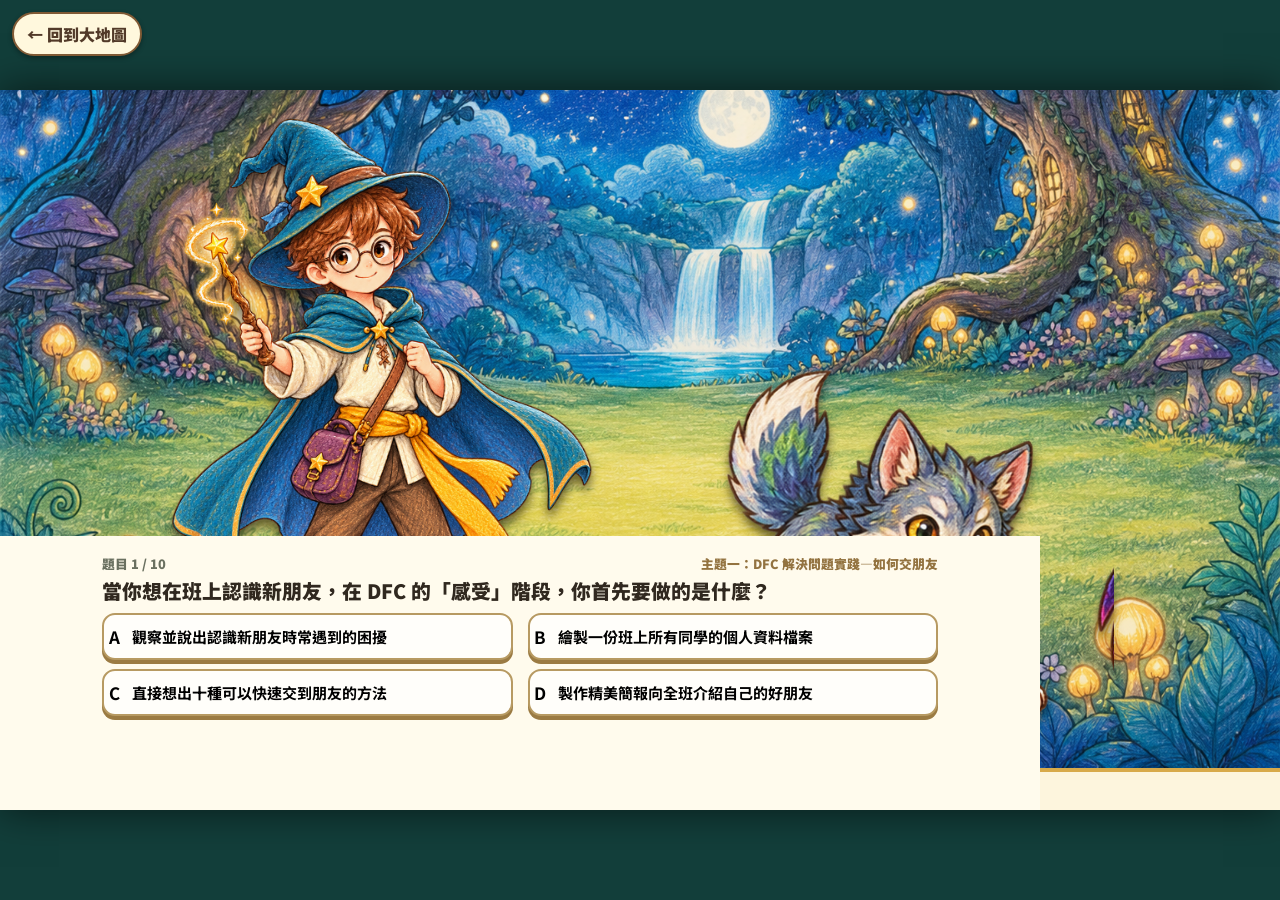
<file: index.html>
<!doctype html><html lang="zh-Hant"><head><meta charset="utf-8"><meta name="viewport" content="width=device-width,initial-scale=1,viewport-fit=cover"><title>勇者試煉 RPG 題庫</title><link rel="stylesheet" href="style.css"></head><body><a href="大冒險地圖/index.html" style="position:fixed;z-index:100;top:12px;left:12px;padding:8px 13px;border:2px solid #805a35;border-radius:999px;background:#fff8dd;color:#523a29;font-weight:900;text-decoration:none;box-shadow:0 2px 5px #0005">← 回到大地圖</a><main id="app"></main><script src="quiz-data.js"></script><script src="game.js"></script></body></html>
</file>
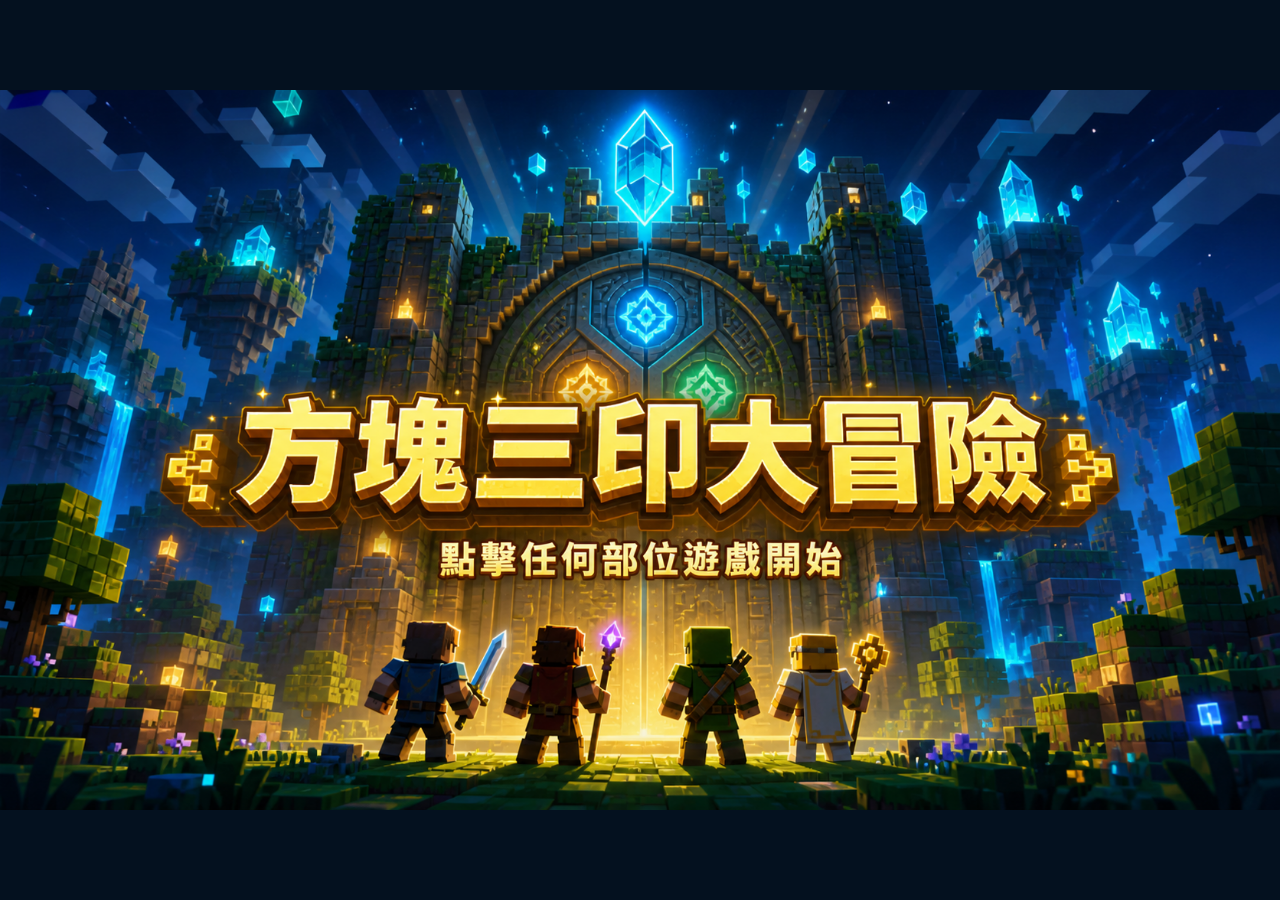
<file: 大冒險地圖/index.html>
<!doctype html>
<html lang="zh-Hant"><head><meta charset="utf-8"><meta name="viewport" content="width=device-width,initial-scale=1"><title>方塊三印大冒險</title>
<style>
*{box-sizing:border-box}:root{--paper:#fff9e8;--green:#249256}body{margin:0;min-height:100vh;background:#071526;color:#3e3529;font-family:"Microsoft JhengHei","Noto Sans TC",sans-serif;overflow:hidden}button{font:inherit;cursor:pointer}.cover{position:fixed;z-index:50;inset:0;display:grid;place-items:center;background:#04111f;cursor:pointer;transition:opacity .65s}.cover.hide{opacity:0;pointer-events:none}.cover img{width:100%;height:100%;object-fit:contain}.app{display:none;min-height:100vh;padding:16px;place-items:center;background:radial-gradient(circle,#164064,#071526)}.app.show{display:grid}.map-wrap{position:relative;width:min(100%,177.78vh);max-height:calc(100vh - 32px);aspect-ratio:16/9;margin:auto}.map-wrap>img{display:block;width:100%;height:100%;max-width:100%;max-height:100%;object-fit:contain;border-radius:12px;box-shadow:0 10px 34px #0009}.info{position:absolute;z-index:3;top:1.8%;right:1.4%;display:flex;align-items:center;gap:8px;padding:7px 10px;border:2px solid #f5c75c;border-radius:12px;background:#07172bdf;color:#fff4bd;font-weight:900;box-shadow:0 3px 8px #0008}.clear{border:1px solid #f4ce75;border-radius:8px;padding:5px 8px;background:#fff9dd;color:#594124;font-weight:900}.hotspot{position:absolute;z-index:2;border:0;border-radius:16px;background:transparent;transition:.18s;outline:none}.hotspot:hover,.hotspot:focus-visible{background:#fffbd840;box-shadow:0 0 0 3px #fff5a2,0 0 22px 7px #fff3a080}.hotspot.done:after{content:'✓';position:absolute;right:4%;top:4%;display:grid;place-items:center;width:34px;height:34px;border:3px solid white;border-radius:50%;background:var(--green);color:white;font-size:1.55rem;font-weight:900;transform:rotate(-12deg);box-shadow:0 2px 5px #0008}.dynasty{left:5%;top:8%;width:27%;height:39%}.idiom{left:70%;top:8%;width:26%;height:39%}.warrior{left:68%;top:48%;width:29%;height:48%}.gate-hotspot{left:32%;top:18%;width:36%;height:68%}.modal{position:fixed;z-index:20;inset:0;display:none;place-items:center;padding:18px;background:#071323b8}.modal.show{display:grid}.dialog{width:min(800px,100%);max-height:92vh;overflow:auto;padding:25px;border:5px solid #ac763d;border-radius:27px;background:var(--paper);box-shadow:0 14px 45px #0008}.dialog h2{text-align:center;margin:0;color:#7f452a}.close{float:right;border:0;background:none;font-size:1.6rem}.slots{display:grid;grid-template-columns:repeat(3,1fr);gap:12px;margin:15px 0 25px}.slot{min-height:132px;padding:9px;border:3px dashed #aa8a63;border-radius:17px;background:#efe4cc;text-align:center;font-weight:900}.slot small{display:block;margin-bottom:10px;color:#74583b}.slot.over{background:#e6f4d9;border-color:#4d9a65}.slot.correct{border-style:solid;border-color:#39845a;background:#e2f5d9}.slot.wrong{animation:flash .45s;background:#ffe0dc;border-color:#bf4039}@keyframes flash{50%{transform:translateX(7px)}}.bag{min-height:108px;padding:12px;border:3px solid #b78c55;border-radius:18px;background:#fffdf4}.bag h3{margin:0 0 8px;font-size:1rem}.badges{display:flex;gap:11px;flex-wrap:wrap}.badge{display:flex;align-items:center;gap:7px;padding:8px 11px;border:2px solid #98713e;border-radius:12px;background:#fff1b8;font-weight:900;cursor:grab;user-select:none;touch-action:none}.complete{text-align:center}.complete h2{font-size:2.2rem;color:#a54830}.again{border:0;border-radius:99px;padding:12px 24px;background:#34825c;color:white;font-weight:900;font-size:1.1rem}@media(max-width:700px){body{overflow:auto}.app{padding:0;align-items:center}.map-wrap{width:100%;max-height:none}.info{font-size:.78rem;padding:4px}.clear{padding:3px 5px}.hotspot.done:after{width:25px;height:25px;font-size:1.1rem;border-width:2px}.dialog{padding:18px}.slots{grid-template-columns:1fr}.slot{min-height:88px}}
</style></head><body>
<div class="cover" id="cover" aria-label="點擊開始遊戲"><img src="cover.png" alt="方塊三印大冒險：點擊任何部位遊戲開始"></div>
<main class="app" id="app"><div class="map-wrap"><img src="map-bg.png" alt="方塊三印大冒險地圖"><section class="info">持有 <span id="count">0 / 3</span><button class="clear" id="clear">🔄 清除進度</button></section><button class="hotspot dynasty" data-key="cert_dynasty" aria-label="前往時光方塊城：朝代配對"></button><button class="hotspot idiom" data-key="cert_idiom" aria-label="前往成語魔法書庫：成語填字"></button><button class="hotspot warrior" data-key="cert_warrior" aria-label="前往勇者像素堡壘：打怪 RPG"></button><button class="hotspot gate-hotspot" aria-label="開啟三印封印大門"></button></div></main>
<div class="modal" id="modal" role="dialog" aria-modal="true"><section class="dialog" id="dialog"></section></div>
<script>
const C=[['cert_dynasty','dynasty','朝代','🎴 朝代之印'],['cert_idiom','idiom','成語','📝 成語之印'],['cert_warrior','warrior','勇者','⚔️ 勇者之印']];let put=new Set(),drag=null;const own=()=>C.filter(x=>localStorage.getItem(x[0])==='true');function update(){count.textContent=`${own().length} / 3`;document.querySelectorAll('.hotspot[data-key]').forEach(b=>b.classList.toggle('done',localStorage.getItem(b.dataset.key)==='true'))}function showMap(){cover.classList.add('hide');app.classList.add('show');sessionStorage.setItem('adventure_cover_seen','true');if(!localStorage.getItem('adventure_start'))localStorage.setItem('adventure_start',Date.now());update()}function openGate(){put=new Set;draw();modal.classList.add('show')}
function draw(){let have=own();dialog.innerHTML=`<button class="close" aria-label="關閉">×</button><h2>🔒 三印封印大門</h2><p style="text-align:center;font-weight:700">把背包裡的憑證拖到正確凹槽。</p><div class="slots">${C.map(c=>`<div class="slot ${put.has(c[1])?'correct':''}" data-slot="${c[1]}"><small>${c[2]}凹槽</small>${put.has(c[1])?`<span class="badge">${c[3]}</span>`:'放入憑證'}</div>`).join('')}</div><section class="bag"><h3>🎒 背包欄</h3><div class="badges">${have.filter(c=>!put.has(c[1])).map(c=>`<div class="badge" draggable="true" data-slot="${c[1]}">${c[3]}</div>`).join('')||'目前沒有可放入的憑證'}</div></section>`;dialog.querySelector('.close').onclick=()=>modal.classList.remove('show');dialog.querySelectorAll('.badge[draggable]').forEach(b=>{b.ondragstart=e=>{drag=b.dataset.slot;e.dataTransfer.setData('text',drag)};b.onpointerdown=e=>{drag=b.dataset.slot;b.setPointerCapture?.(e.pointerId)};b.onpointerup=e=>dropAt(drag,e.clientX,e.clientY)});dialog.querySelectorAll('.slot').forEach(s=>{s.ondragover=e=>{e.preventDefault();s.classList.add('over')};s.ondragleave=()=>s.classList.remove('over');s.ondrop=e=>{e.preventDefault();s.classList.remove('over');drop(e.dataTransfer.getData('text'),s)}})}function dropAt(a,x,y){let s=document.elementFromPoint(x,y)?.closest('.slot');if(s)drop(a,s)}function drop(a,s){if(!a)return;if(a===s.dataset.slot){put.add(a);put.size===3?finish():draw()}else{s.classList.add('wrong');setTimeout(()=>s.classList.remove('wrong'),450)}}
function finish(){let seconds=Math.max(0,Math.floor((Date.now()-(+localStorage.getItem('adventure_start')||Date.now()))/1000)),time=`${String(Math.floor(seconds/60)).padStart(2,'0')} 分 ${String(seconds%60).padStart(2,'0')} 秒`;dialog.innerHTML=`<section class="complete"><h2>🏆 冒險完成！</h2><p>總冒險時長：${time}</p><button class="again" id="again">再次冒險</button></section>`;again.onclick=restart}function clearProgress(){['cert_dynasty','cert_idiom','cert_warrior','adventure_start'].forEach(k=>localStorage.removeItem(k));update()}function restart(){clearProgress();sessionStorage.clear();modal.classList.remove('show');cover.classList.remove('hide');app.classList.remove('show')}cover.onclick=showMap;document.querySelector('.dynasty').onclick=()=>location.href='../示範1_朝代配對/index.html';document.querySelector('.idiom').onclick=()=>location.href='../示範2_成語填字/index.html';document.querySelector('.warrior').onclick=()=>location.href='../示範3_打怪RPG/index.html';document.querySelector('.gate-hotspot').onclick=openGate;clear.onclick=()=>{if(confirm('要清除所有闖關進度嗎？'))clearProgress()};modal.onclick=e=>e.target===modal&&modal.classList.remove('show');if(sessionStorage.getItem('adventure_cover_seen'))showMap();
</script></body></html>
</file>
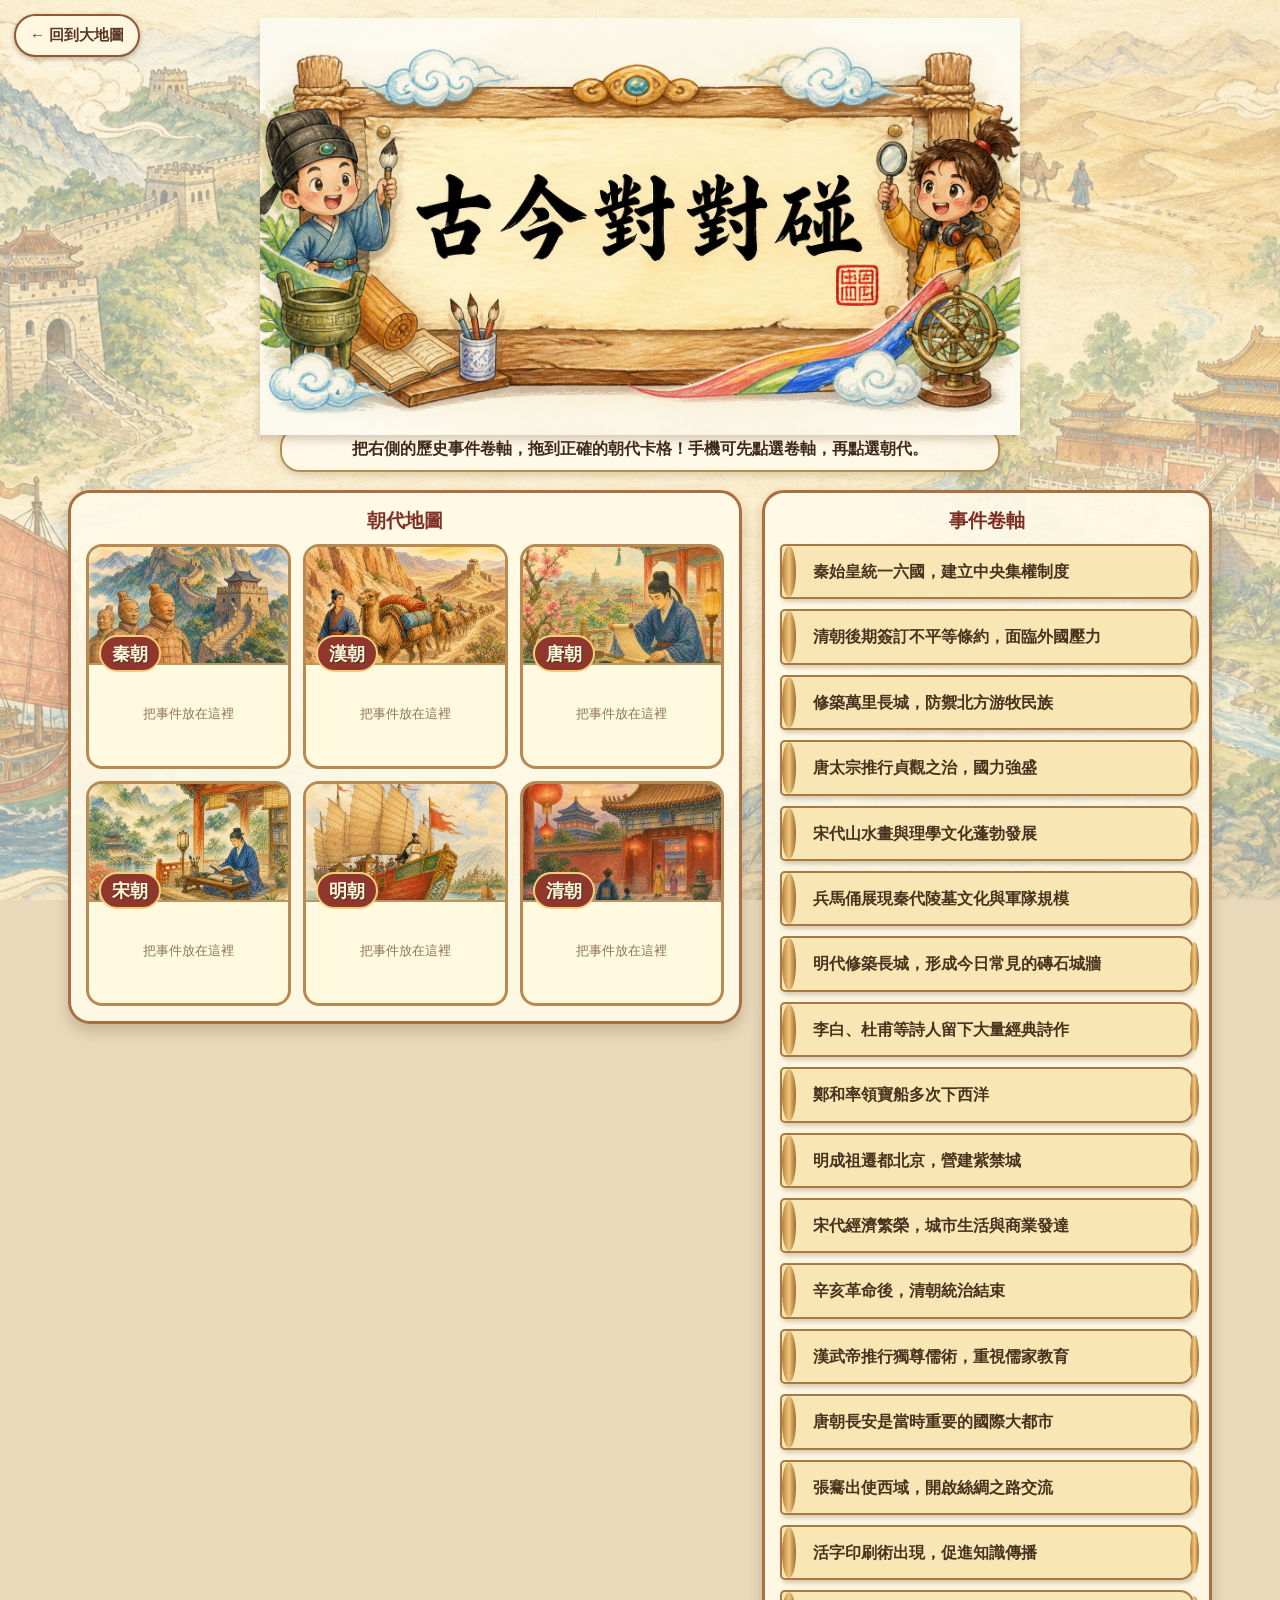
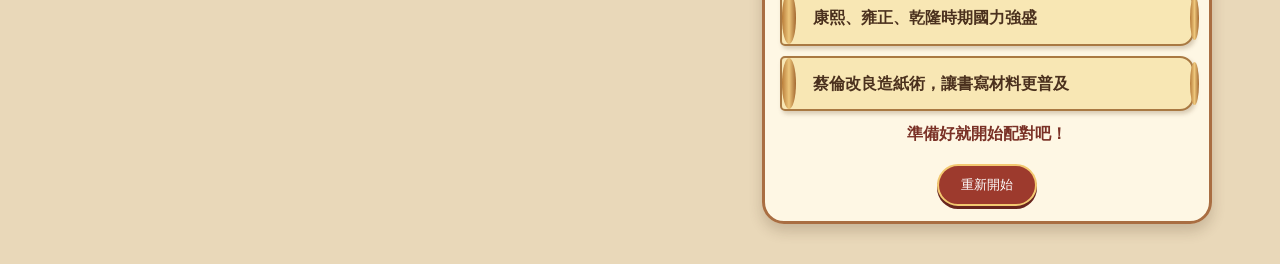
<file: 示範1_朝代配對/index.html>
<!doctype html>
<html lang="zh-Hant">
<head>
  <meta charset="utf-8">
  <meta name="viewport" content="width=device-width, initial-scale=1">
  <title>古今對對碰｜朝代配對</title>
  <style>
    :root { --ink:#3f2a1b; --red:#a7352a; --paper:#fff8df; --gold:#d99c43; }
    * { box-sizing:border-box; }
    body { margin:0; color:var(--ink); font-family:"Microsoft JhengHei","Noto Sans TC",sans-serif; background:#e9d8b9 url('assets/images/adventure-map.png') center/cover fixed; }
    body::before { content:""; position:fixed; inset:0; background:rgba(255,247,223,.55); pointer-events:none; }
    main { position:relative; width:min(1180px,100%); margin:auto; padding:18px 18px 40px; }
    .title { display:block; width:min(760px,100%); margin:0 auto -8px; filter:drop-shadow(0 5px 4px rgba(77,43,20,.22)); }
    .intro { max-width:720px; margin:0 auto 18px; padding:10px 18px; text-align:center; background:rgba(255,250,233,.9); border:2px solid #b78e52; border-radius:20px; font-weight:700; box-shadow:0 3px 8px #80623b44; }
    .board { display:grid; grid-template-columns:1.2fr .8fr; gap:20px; align-items:start; }
    .panel { background:rgba(255,250,232,.92); border:3px solid #a96e42; border-radius:22px; padding:15px; box-shadow:0 7px 14px rgba(66,39,20,.2); }
    h2 { margin:0 0 10px; font-size:1.2rem; text-align:center; color:#7e3024; }
    .dynasties { display:grid; grid-template-columns:repeat(3,1fr); gap:12px; }
    .dynasty { position:relative; min-height:225px; overflow:hidden; border:3px solid #b88a51; border-radius:16px; background:#fff9df; transition:.2s; }
    .dynasty.over { transform:translateY(-3px); border-color:#b23a2e; box-shadow:0 0 0 4px #e7b45d88; }
    .dynasty.done { border-color:#7c9b59; }
    .dynasty img { width:100%; height:118px; object-fit:cover; display:block; border-bottom:2px solid #bb945e; }
    .dynasty h3 { position:absolute; top:88px; left:10px; margin:0; padding:4px 11px; color:#fff8de; text-shadow:1px 1px 1px #55301d; background:#8f372d; border:2px solid #f3ce79; border-radius:999px; font-size:1.15rem; }
    .dropzone { min-height:93px; padding:13px 9px 8px; display:flex; flex-direction:column; gap:7px; justify-content:center; text-align:center; }
    .hint { color:#8d7656; font-size:.8rem; }
    .events { min-height:320px; display:flex; flex-direction:column; gap:10px; }
    .event { position:relative; cursor:grab; user-select:none; touch-action:manipulation; padding:15px 16px 14px; padding-left:31px; color:#4b311e; background:#f8e7b4; border:2px solid #a97942; border-radius:5px 14px 14px 5px; box-shadow:2px 3px 4px #6f4f2c44; font-weight:700; line-height:1.4; transition:transform .15s, opacity .15s; }
    .event::before,.event::after { content:""; position:absolute; left:0; width:14px; height:100%; top:0; border-radius:50%; background:linear-gradient(90deg,#b87c39,#edc67b,#a36830); }
    .event::after { left:auto; right:-7px; width:9px; height:calc(100% - 8px); top:4px; }
    .event:hover { transform:rotate(-1deg) translateY(-2px); }
    .event.dragging { opacity:.45; cursor:grabbing; }
    .event.locked { cursor:default; background:#ecdfb1; padding:9px 8px 9px 18px; font-size:.86rem; box-shadow:none; }
    .event.locked::after { display:none; }
    .stamp { position:absolute; right:8px; bottom:5px; display:none; transform:rotate(-12deg); border:3px solid #ae3027; color:#ae3027; border-radius:6px; padding:2px 5px; font-weight:900; font-size:.82rem; letter-spacing:1px; opacity:.9; }
    .locked .stamp { display:block; }
    .status { min-height:28px; margin:13px 0 0; text-align:center; color:#7a3126; font-weight:800; }
    .status.ok { color:#496c3a; }
    .restart { display:block; margin:12px auto 0; padding:10px 22px; color:white; background:#9d3a2d; border:2px solid #f3c870; border-radius:999px; font:700 1rem inherit; cursor:pointer; box-shadow:0 3px #68251e; }
    .restart:active { transform:translateY(2px); box-shadow:0 1px #68251e; }
    .success { position:fixed; z-index:10; inset:0; display:none; place-items:center; padding:20px; background:rgba(63,42,27,.48); }
    .success.show { display:grid; }
    .success-card { width:min(440px,100%); text-align:center; padding:28px; border:5px solid #b77b3d; border-radius:25px; background:#fff6d7 url('assets/images/adventure-map.png') center/cover; box-shadow:0 12px 35px #30180e88; }
    .success-card h2 { font-size:2rem; color:#9c2d25; text-shadow:1px 1px #fff1c0; }
    .success-card p { font-weight:800; background:#fff6dbd9; padding:10px; border-radius:10px; }
    @media (max-width:760px) { main{padding:8px 10px 28px}.title{margin-bottom:-3px}.board{grid-template-columns:1fr;gap:14px}.dynasties{grid-template-columns:repeat(2,1fr);gap:9px}.dynasty{min-height:198px}.dynasty img{height:95px}.dynasty h3{top:69px}.dropzone{min-height:80px}.panel{padding:11px}.events{min-height:0}.event{font-size:.94rem}.intro{font-size:.9rem} }
  </style>
</head>
<body>
  <a class="map-back" href="../大冒險地圖/index.html" style="position:fixed;z-index:20;top:14px;left:14px;padding:9px 14px;border:2px solid #8f5a32;border-radius:999px;background:#fff7df;color:#5a3724;font:700 .95rem 'Microsoft JhengHei';box-shadow:0 2px 5px #4e2a1d55;text-decoration:none">← 回到大地圖</a>
  <main>
    <img class="title" src="assets/images/title-plaque.png" alt="古今對對碰">
    <p class="intro">把右側的歷史事件卷軸，拖到正確的朝代卡格！手機可先點選卷軸，再點選朝代。</p>
    <section class="board">
      <div class="panel"><h2>朝代地圖</h2><div id="dynasties" class="dynasties"></div></div>
      <div class="panel"><h2>事件卷軸</h2><div id="events" class="events"></div><p id="status" class="status" aria-live="polite">準備好就開始配對吧！</p><button class="restart" type="button" onclick="startGame()">重新開始</button></div>
    </section>
  </main>
  <div id="success" class="success" role="dialog" aria-modal="true"><div class="success-card"><h2>🏮 全部過關！</h2><p>你已成功完成六個朝代的代表事件配對。</p><button class="restart" type="button" onclick="startGame()">再玩一次</button></div></div>
  <script>
    const data = [
      { dynasty:'秦', image:'qin.png', events:['秦始皇統一六國，建立中央集權制度','修築萬里長城，防禦北方游牧民族','兵馬俑展現秦代陵墓文化與軍隊規模'] },
      { dynasty:'漢', image:'han.png', events:['張騫出使西域，開啟絲綢之路交流','漢武帝推行獨尊儒術，重視儒家教育','蔡倫改良造紙術，讓書寫材料更普及'] },
      { dynasty:'唐', image:'tang.png', events:['唐太宗推行貞觀之治，國力強盛','唐朝長安是當時重要的國際大都市','李白、杜甫等詩人留下大量經典詩作'] },
      { dynasty:'宋', image:'song.png', events:['活字印刷術出現，促進知識傳播','宋代經濟繁榮，城市生活與商業發達','宋代山水畫與理學文化蓬勃發展'] },
      { dynasty:'明', image:'ming.png', events:['鄭和率領寶船多次下西洋','明成祖遷都北京，營建紫禁城','明代修築長城，形成今日常見的磚石城牆'] },
      { dynasty:'清', image:'qing.png', events:['康熙、雍正、乾隆時期國力強盛','清朝後期簽訂不平等條約，面臨外國壓力','辛亥革命後，清朝統治結束'] }
    ];
    let selected=null, completed=0;
    const $=s=>document.querySelector(s);
    const shuffle=a=>[...a].sort(()=>Math.random()-.5);
    function startGame(){
      selected=null; completed=0; $('#success').classList.remove('show'); $('#status').className='status'; $('#status').textContent='準備好就開始配對吧！';
      $('#dynasties').innerHTML=data.map(d=>`<article class="dynasty" data-dynasty="${d.dynasty}" tabindex="0" aria-label="${d.dynasty}朝代卡格"><img src="assets/images/${d.image}" alt="${d.dynasty}朝代主題插圖"><h3>${d.dynasty}朝</h3><div class="dropzone"><span class="hint">把事件放在這裡</span></div></article>`).join('');
      const all=shuffle(data.flatMap(d=>d.events.map(text=>({text,dynasty:d.dynasty}))));
      $('#events').innerHTML=all.map((e,i)=>`<div class="event" draggable="true" data-dynasty="${e.dynasty}" id="event-${i}" tabindex="0">${e.text}<span class="stamp">配對成功</span></div>`).join('');
      bind();
    }
    function bind(){
      document.querySelectorAll('.event:not(.locked)').forEach(el=>{
        el.addEventListener('dragstart',e=>{selected=el; el.classList.add('dragging'); e.dataTransfer.setData('text/plain',el.id);});
        el.addEventListener('dragend',()=>el.classList.remove('dragging'));
        el.addEventListener('click',()=>{ if(el.classList.contains('locked'))return; document.querySelectorAll('.event').forEach(x=>x.style.outline=''); selected=el; el.style.outline='3px solid #b23a2e'; $('#status').className='status'; $('#status').textContent='已選取卷軸，請點選正確的朝代卡格。'; });
      });
      document.querySelectorAll('.dynasty').forEach(zone=>{
        zone.addEventListener('dragover',e=>{e.preventDefault(); zone.classList.add('over');});
        zone.addEventListener('dragleave',()=>zone.classList.remove('over'));
        zone.addEventListener('drop',e=>{e.preventDefault();zone.classList.remove('over');match(selected,zone);});
        zone.addEventListener('click',()=>match(selected,zone));
        zone.addEventListener('keydown',e=>{if(e.key==='Enter'||e.key===' '){e.preventDefault();match(selected,zone);}});
      });
    }
    function match(card,zone){
      if(!card || card.classList.contains('locked')) return;
      document.querySelectorAll('.event').forEach(x=>x.style.outline='');
      if(card.dataset.dynasty===zone.dataset.dynasty){
        card.classList.add('locked'); zone.querySelector('.dropzone').append(card); zone.querySelector('.hint')?.remove(); completed++;
        $('#status').className='status ok'; $('#status').textContent='答對了！紅色印章已蓋上。'; selected=null;
        if(![...zone.querySelectorAll('.event:not(.locked)')].length) zone.classList.add('done');
        if(completed===18) setTimeout(()=>{localStorage.setItem('cert_dynasty','true');$('#success').classList.add('show')},450);
      } else { $('#status').className='status'; $('#status').textContent='再想一想！這張卷軸先退回原處。'; card.animate([{transform:'translateX(0)'},{transform:'translateX(-9px)'},{transform:'translateX(9px)'},{transform:'translateX(0)'}],{duration:260}); selected=null; }
    }
    startGame();
  </script>
</body>
</html>
</file>
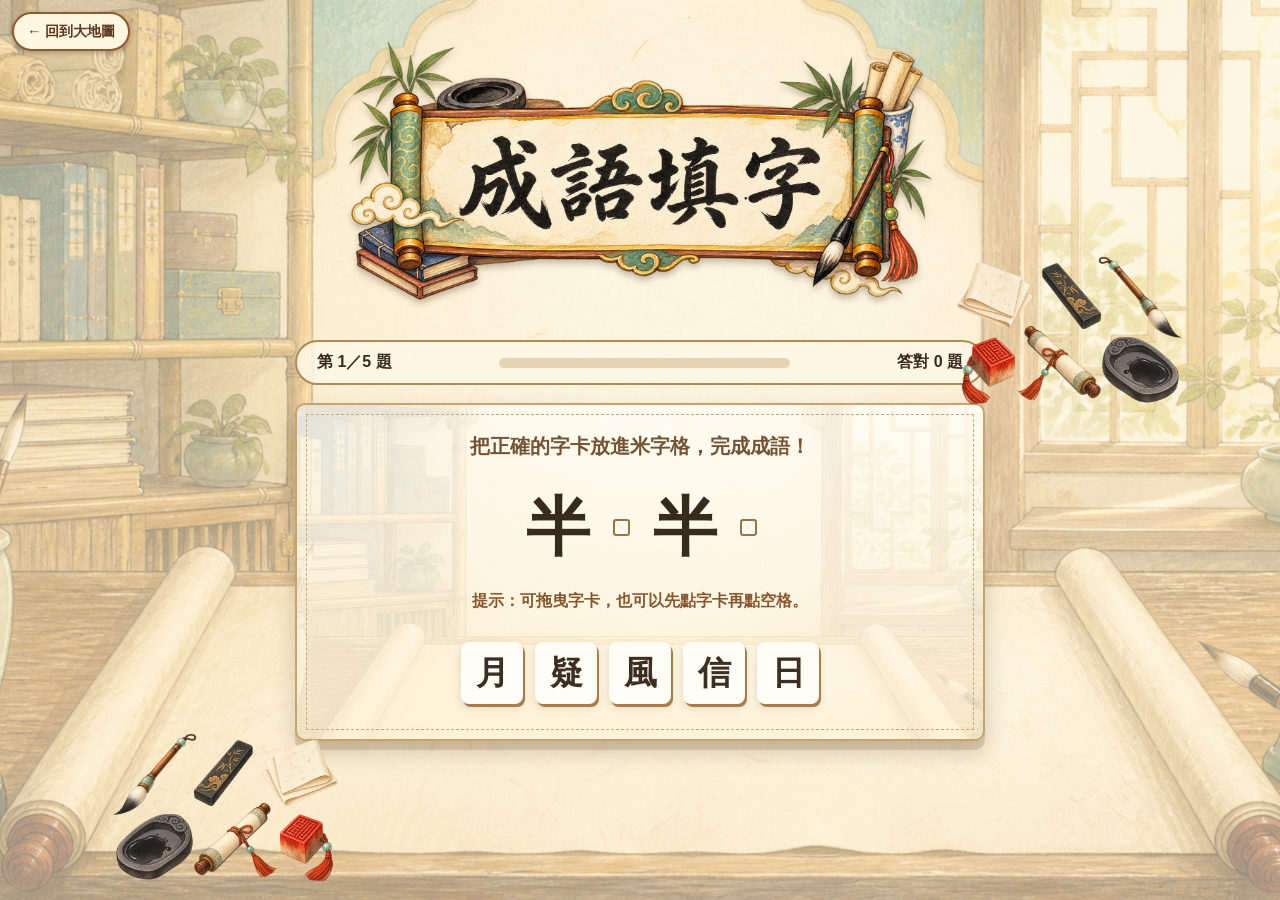
<file: 示範2_成語填字/index.html>
<!doctype html>
<html lang="zh-Hant">
<head>
  <meta charset="utf-8" />
  <meta name="viewport" content="width=device-width, initial-scale=1" />
  <title>成語填字｜國語遊戲</title>
  <style>
    :root{--ink:#372b20;--paper:#fff8e7;--red:#b84432;--jade:#466f63;--gold:#c89447}*{box-sizing:border-box}body{margin:0;min-height:100vh;color:var(--ink);font-family:"Microsoft JhengHei","Noto Sans TC",sans-serif;background:#efe2c5 url('assets/images/study-bg.png') center/cover fixed;overflow-x:hidden}body:before{content:"";position:fixed;inset:0;background:rgba(255,249,231,.56);pointer-events:none}.game{position:relative;max-width:880px;min-height:100vh;margin:auto;padding:20px 16px 38px;text-align:center}.title{display:block;width:min(590px,94%);margin:0 auto -12px;filter:drop-shadow(0 4px 3px #5b422c55)}.status{display:flex;align-items:center;justify-content:space-between;gap:12px;max-width:690px;margin:auto;padding:10px 20px;border:2px solid #b18a57;border-radius:30px;background:#fff7e6d9;font-weight:700}.progress{height:10px;width:45%;border-radius:20px;background:#e5d4b4;overflow:hidden}.progress i{display:block;height:100%;background:var(--jade);transition:.4s}.card{position:relative;max-width:690px;margin:18px auto;padding:28px 26px 25px;background:var(--paper);border:2px solid #c6a36f;border-radius:10px;box-shadow:0 9px 0 #8e68413d,0 12px 22px #35261533;background-image:linear-gradient(#fffdf5dd,#fff5dcdd),url('assets/images/study-bg.png');background-size:auto,850px;background-position:center}.card:after{content:"";position:absolute;inset:9px;border:1px dashed #c9a875;pointer-events:none}.prompt{position:relative;z-index:1;font-size:clamp(1rem,3vw,1.25rem);font-weight:700;color:#725333}.idiom{position:relative;z-index:1;display:flex;justify-content:center;align-items:center;gap:clamp(8px,3vw,20px);margin:24px 0 20px;font-family:KaiTi,"DFKai-SB",serif;font-size:clamp(2.2rem,9vw,4rem);font-weight:bold}.fixed{padding:0 3px}.slot{position:relative;display:inline-grid;place-items:center;width:1.24em;height:1.24em;border:2px solid #9a7346;border-radius:3px;color:#47301e;background-color:#fffdf3;background-image:linear-gradient(45deg,transparent 49%,#d8bf964d 50%,transparent 51%),linear-gradient(-45deg,transparent 49%,#d8bf964d 50%,transparent 51%);transition:.25s}.slot.over{background-color:#f4e2b9;transform:scale(1.06)}.slot.wrong{animation:shake .35s;border-color:#b84432}.slot.correct{border-color:#527968;background:#e8f1df}.stamp{position:absolute;inset:-10px;display:none;place-items:center;border:5px double var(--red);border-radius:50%;color:var(--red);font:700 17px KaiTi,"DFKai-SB",serif;transform:rotate(-15deg);background:#fff4;opacity:.86}.slot.correct .stamp{display:grid;animation:stamp .35s both}.hint{position:relative;z-index:1;min-height:28px;margin:5px 0 13px;color:#875830;font-weight:700}.hint.error{color:#b84432}.word-bank{position:relative;z-index:1;display:flex;flex-wrap:wrap;justify-content:center;gap:12px;min-height:75px;padding:10px}.tile{width:62px;height:62px;border:0;border-radius:8px;background:#fffdf5;color:#3c2e20;font:700 33px KaiTi,"DFKai-SB",serif;box-shadow:2px 3px 0 #a67d4d,0 4px 8px #56391c2b;cursor:grab;touch-action:none;transition:.18s}.tile:hover,.tile:focus{transform:translateY(-3px) rotate(-2deg);outline:3px solid #d8b776}.tile.used{visibility:hidden}.tile.dragging{opacity:.35}.decor{position:absolute;z-index:2;pointer-events:none;width:230px;opacity:.95}.decor.left{left:-90px;bottom:15px}.decor.right{right:-105px;top:255px;transform:scaleX(-1)}.explain{position:relative;z-index:3;display:none;margin-top:16px;padding:18px 20px;border-radius:8px;background:#ecf1df;border-left:7px solid var(--jade);text-align:left;line-height:1.7;font-size:1.05rem}.explain.show{display:block}.full{font-family:KaiTi,"DFKai-SB",serif;font-weight:900;font-size:1.4rem;color:#234f45}.next,.restart{position:relative;z-index:3;margin:17px auto 0;padding:12px 28px;border:0;border-radius:30px;background:var(--red);color:white;font:700 1.1rem "Microsoft JhengHei";box-shadow:0 4px 0 #7b2b24;cursor:pointer}.next:hover,.restart:hover{filter:brightness(1.08)}.next:active,.restart:active{transform:translateY(3px);box-shadow:0 1px 0 #7b2b24}.result{display:none;position:relative;z-index:4;max-width:620px;margin:22px auto;padding:32px 25px;background:#fff9ea;border:2px solid #b18a57;border-radius:12px;box-shadow:0 8px 18px #3e2d1e33}.result.show{display:block}.result h2{margin:0;color:#9b382d;font-family:KaiTi,"DFKai-SB",serif;font-size:2rem}.score{font-size:1.35rem;line-height:1.8}.small{font-size:.93rem;color:#6d5944}@keyframes shake{25%{transform:translateX(-8px)}75%{transform:translateX(8px)}}@keyframes stamp{0%{transform:scale(2.8) rotate(-15deg);opacity:0}100%{transform:scale(1) rotate(-15deg);opacity:.86}}@media(max-width:650px){.game{padding:10px 11px 28px}.title{width:100%;margin-bottom:-5px}.status{font-size:.9rem;padding:9px 13px}.progress{width:34%}.card{padding:22px 13px}.decor{width:130px;opacity:.55}.decor.left{left:-49px;bottom:38px}.decor.right{right:-53px;top:245px}.tile{width:58px;height:58px}.idiom{gap:8px;margin:20px 0}.explain{font-size:.96rem}}
  </style>
</head>
<body>
  <a href="../大冒險地圖/index.html" style="position:fixed;z-index:10;top:12px;left:12px;padding:8px 13px;border:2px solid #8f5a32;border-radius:999px;background:#fff7df;color:#5a3724;font:700 .9rem 'Microsoft JhengHei';box-shadow:0 2px 5px #4e2a1d55;text-decoration:none">← 回到大地圖</a>
  <main class="game">
    <img class="title" src="assets/images/title-plaque.png" alt="成語填字" />
    <div class="status"><span id="counter">第 1／5 題</span><div class="progress" aria-label="作答進度"><i id="bar"></i></div><span id="scoreTop">答對 0 題</span></div>
    <img class="decor left" src="assets/images/study-decorations.png" alt="筆墨紙硯裝飾" />
    <img class="decor right" src="assets/images/study-decorations.png" alt="筆墨紙硯裝飾" />
    <section class="card" id="gameCard">
      <div class="prompt">把正確的字卡放進米字格，完成成語！</div>
      <div class="idiom" id="idiom" aria-label="成語填空"></div>
      <div id="hint" class="hint" aria-live="polite">提示：可拖曳字卡，也可以先點字卡再點空格。</div>
      <div class="word-bank" id="wordBank" aria-label="字卡區"></div>
      <div class="explain" id="explain"></div>
      <button class="next" id="next" hidden>下一題 →</button>
    </section>
    <section class="result" id="result"></section>
  </main>
<script>
const idioms=[
 ['一鳴驚人',[1,3],'比喻平時沒有突出表現，一做事就有驚人的成績。'],['千變萬化',[1,3],'形容變化非常多，沒有固定的樣子。'],['畫龍點睛',[1,3],'比喻在關鍵處加上精采的一筆，使內容更生動。'],['井然有序',[1,3],'形容整齊而有條理。'],['守株待兔',[1,3],'比喻不知變通，只想靠運氣得到收穫。'],['自相矛盾',[1,3],'比喻言行前後不一致，互相衝突。'],['專心致志',[1,3],'把心思全部放在一件事上，非常專注。'],['目不轉睛',[1,3],'眼睛盯著看，形容注意力很集中。'],['見義勇為',[1,3],'看到合乎正義的事，就勇敢去做。'],['水落石出',[1,3],'比喻事情真相完全顯露出來。'],['雪中送炭',[1,3],'在別人急需時給予幫助。'],['異想天開',[1,3],'形容想法奇特，和一般人不同。'],['腳踏實地',[1,3],'做事踏實認真，不浮誇。'],['同心協力',[1,3],'大家同心合作，一起努力。'],['半信半疑',[1,3],'有些相信，又有些懷疑。'],['東張西望',[1,3],'到處看，不專心。'],['不勞而獲',[1,3],'自己不付出勞力，卻得到成果。'],['津津有味',[1,3],'形容吃得很有味道，或對事情很感興趣。'],['煥然一新',[1,3],'形容改變後呈現明亮、嶄新的樣子。'],['舉一反三',[1,3],'懂得一個道理後，能推想到其他相關的事。']
].map(([text,blanks,meaning])=>({text,blanks,meaning}));
let questions=[],index=0,score=0,selected=null,complete=false;
const $=s=>document.querySelector(s),shuffle=a=>[...a].sort(()=>Math.random()-.5);
function start(){questions=shuffle(idioms).slice(0,5);index=0;score=0;$('#result').classList.remove('show');$('#gameCard').style.display='block';render();}
function render(){complete=false;selected=null;let q=questions[index], chars=[...q.text], blanks=q.blanks;$('#counter').textContent=`第 ${index+1}／5 題`;$('#scoreTop').textContent=`答對 ${score} 題`;$('#bar').style.width=`${index/5*100}%`;$('#hint').className='hint';$('#hint').textContent='提示：可拖曳字卡，也可以先點字卡再點空格。';$('#explain').className='explain';$('#next').hidden=true;
 $('#idiom').innerHTML=chars.map((c,i)=>blanks.includes(i)?`<button class="slot" data-pos="${i}" aria-label="第${blanks.indexOf(i)+1}個空格"><span class="stamp">答對</span></button>`:`<span class="fixed">${c}</span>`).join('');
 let answers=blanks.map(i=>chars[i]), distractors=shuffle(['風','月','山','海','光','明','日','心','手','足','鳥','花'].filter(c=>!answers.includes(c))).slice(0,3);$('#wordBank').innerHTML=shuffle([...answers,...distractors]).map(c=>`<button class="tile" draggable="true" data-char="${c}" aria-label="字卡${c}">${c}</button>`).join('');bind();}
function bind(){document.querySelectorAll('.tile').forEach(t=>{t.addEventListener('dragstart',e=>{e.dataTransfer.setData('text',t.dataset.char);t.classList.add('dragging')});t.addEventListener('dragend',()=>t.classList.remove('dragging'));t.addEventListener('click',()=>{if(complete||t.classList.contains('used'))return;document.querySelectorAll('.tile').forEach(x=>x.classList.remove('selected'));selected=t;t.classList.add('selected');$('#hint').textContent=`已選「${t.dataset.char}」，請點選一個米字格。`});});document.querySelectorAll('.slot').forEach(s=>{s.addEventListener('dragover',e=>{e.preventDefault();s.classList.add('over')});s.addEventListener('dragleave',()=>s.classList.remove('over'));s.addEventListener('drop',e=>{e.preventDefault();s.classList.remove('over');place(e.dataTransfer.getData('text'),s)});s.addEventListener('click',()=>{if(selected)place(selected.dataset.char,s)});});}
function place(char,slot){if(complete||slot.textContent.trim())return;let q=questions[index], correct=q.text[+slot.dataset.pos];if(char!==correct){slot.classList.add('wrong');$('#hint').className='hint error';$('#hint').textContent=`「${char}」不在這個位置，再想想看！`;setTimeout(()=>slot.classList.remove('wrong'),400);selected=null;document.querySelectorAll('.tile').forEach(x=>x.classList.remove('selected'));return}slot.insertBefore(document.createTextNode(char),slot.firstChild);slot.classList.add('correct');let tile=[...document.querySelectorAll('.tile')].find(t=>t.dataset.char===char&&!t.classList.contains('used'));if(tile)tile.classList.add('used');selected=null;document.querySelectorAll('.tile').forEach(x=>x.classList.remove('selected'));if(document.querySelectorAll('.slot.correct').length===2)finish();else {$('#hint').className='hint';$('#hint').textContent='很好！再完成另一個米字格。'}}
function finish(){complete=true;score++;let q=questions[index];$('#scoreTop').textContent=`答對 ${score} 題`;$('#bar').style.width=`${(index+1)/5*100}%`;$('#hint').textContent='太棒了！兩個字都填對了。';$('#explain').innerHTML=`<span class="full">${q.text}</span><br>${q.meaning}`;$('#explain').classList.add('show');$('#next').hidden=false;}
$('#next').addEventListener('click',()=>{index++;if(index<5)render();else showResult();});
function showResult(){localStorage.setItem('cert_idiom','true');$('#gameCard').style.display='none';let msg=score===5?'你是成語小狀元！':score>=3?'表現很棒，再挑戰一次會更熟練！':'完成挑戰就是進步，重玩一次試試看！';$('#result').innerHTML=`<h2>闖關完成！</h2><p class="score">你答對了 <strong>${score}</strong>／5 題<br>${msg}</p><p class="small">每次開始都會從 20 題成語中隨機抽出 5 題。</p><button class="restart" onclick="start()">重新開始</button>`;$('#result').classList.add('show');}
start();
// 覆寫填字判定：印章文字本身不算已填字。
function place(char,slot){
  if(complete||slot.classList.contains('correct'))return;
  let q=questions[index],correct=q.text[+slot.dataset.pos];
  if(char!==correct){slot.classList.add('wrong');$('#hint').className='hint error';$('#hint').textContent=`「${char}」不在這個位置，再想想看！`;setTimeout(()=>slot.classList.remove('wrong'),400);selected=null;document.querySelectorAll('.tile').forEach(x=>x.classList.remove('selected'));return;}
  slot.insertBefore(document.createTextNode(char),slot.firstChild);slot.classList.add('correct');
  let tile=[...document.querySelectorAll('.tile')].find(t=>t.dataset.char===char&&!t.classList.contains('used'));if(tile)tile.classList.add('used');selected=null;document.querySelectorAll('.tile').forEach(x=>x.classList.remove('selected'));
  if(document.querySelectorAll('.slot.correct').length===2)finish();else{$('#hint').className='hint';$('#hint').textContent='很好！再完成另一個米字格。'}
}
</script>
</body></html>
</file>
<file: style.css>
@import url('https://fonts.googleapis.com/css2?family=Noto+Sans+TC:wght@500;700;900&display=swap');
*{box-sizing:border-box}body{margin:0;min-height:100vh;font-family:'Noto Sans TC',sans-serif;color:#30281f;background:#123e3a}button{font:inherit;cursor:pointer}.screen{min-height:100vh;padding:14px;display:flex;flex-direction:column;align-items:center;background:center/cover fixed url('assets/backgrounds/forest-battle.png')}.screen:before{content:'';position:fixed;inset:0;background:#061b2659;pointer-events:none}.screen>*{position:relative;z-index:1}.title{width:min(500px,72vw);filter:drop-shadow(0 4px 3px #0008)}.panel{width:min(900px,100%);background:#fff9e9ed;border:4px solid #754b31;border-radius:22px;padding:16px;box-shadow:0 8px 0 #432b2a88}.big{border:0;border-radius:18px;background:linear-gradient(#ffcf4d,#ec7d28);color:#fff;padding:13px 28px;font-weight:900;font-size:1.2rem;box-shadow:0 5px #9c452e}.big:active{transform:translateY(3px);box-shadow:0 2px #9c452e}
.battle-screen{height:100dvh;min-height:620px;overflow:hidden;padding:0;display:grid;grid-template-rows:82px 85px minmax(200px,1fr) 265px;background:#fdf5dd}.battle-screen:before{display:none}.battle-top{background:linear-gradient(#12524e,#0d3b39);border-bottom:4px solid #dfb650;text-align:center;height:82px}.battle-top .title{width:178px;height:52px;object-fit:contain;display:block;margin:-6px auto -4px}.battle-top nav{display:flex;justify-content:center;gap:9px}.battle-top nav span{color:#f6e4b3;border:1px solid #a89762;border-radius:18px;padding:4px 12px;font-size:13px;white-space:nowrap}.battle-top nav .active{background:#ffcf5c;color:#253735;border-color:#ffec9f;font-weight:900}.battle-top nav .done{background:#34716a;color:#fff}.battle-status{width:100%;display:grid;grid-template-columns:1fr 100px 1fr;gap:22px;align-items:center;padding:10px max(7vw,32px);background:#fff0cb;border-bottom:3px solid #9d663c;position:relative}.hp-card{display:grid;grid-template-columns:auto 1fr;column-gap:10px;align-items:center;font-size:16px}.hp-card small{justify-self:end;font-size:14px}.meter{grid-column:1/3;height:17px;border:3px solid #25453d;background:#362f2a;border-radius:99px;overflow:hidden}.meter i{display:block;height:100%;background:linear-gradient(90deg,#85c85d,#c9eb72);transition:width .45s}.meter.enemy i{background:linear-gradient(90deg,#e7764d,#ffb471)}.stage-badge{background:#114b49;color:#fff0b2;border:3px solid #d7a839;border-radius:14px;text-align:center;padding:11px 2px;white-space:nowrap}.coins{position:absolute;right:24px;bottom:-53px;background:#fff8dc;border:2px solid #d4a148;border-radius:22px;padding:7px 13px;font-weight:900;z-index:3}.stage{width:100%;display:grid;grid-template-columns:1fr 1fr;align-items:end;padding:0 13%;background:center 49%/cover url('assets/backgrounds/forest-battle.png');border-bottom:4px solid #d8aa4a;overflow:hidden}.fighter{height:100%;display:flex;align-items:end;justify-content:center}.fighter img{height:94%;max-width:90%;object-fit:contain;filter:drop-shadow(0 7px 5px #0008)}.fighter .hero{object-position:29% 50%}.hero-side{justify-content:flex-start}.enemy-side{justify-content:flex-end}.hit{animation:hit .45s}@keyframes hit{35%{filter:brightness(2.4) sepia(1);transform:translateX(-12px)}}
.battle-screen .question{width:min(1040px,100%);height:265px;border:0;border-radius:0;box-shadow:none;background:#fffbed;padding:13px max(8vw,28px);overflow:hidden}.question-meta{font-size:13px;color:#6a7060;font-weight:900;margin-bottom:7px}.question-meta span{float:right;color:#937340}.question-text{font-size:clamp(17px,1.6vw,22px);font-weight:900;line-height:1.35;margin-bottom:10px}.answers{display:grid;grid-template-columns:1fr 1fr;gap:8px 15px}.answer{min-height:47px;display:flex;gap:12px;align-items:center;text-align:left;border:2px solid #b79a62;border-radius:13px;background:#fffefa;box-shadow:0 4px #9b7b43;padding:7px 13px;font-size:15px;font-weight:700}.answer b{font-size:17px}.answer:hover{background:#fff0bc}.answer:disabled{cursor:default}.feedback{font-size:13px;margin-top:8px;padding:6px 10px;background:#eaf6df;border-radius:9px;white-space:nowrap;overflow:hidden;text-overflow:ellipsis}.bad{background:#ffebe3}.shop{background:center/cover fixed url('assets/backgrounds/wood-shop.png')}.shop .panel{margin:auto;text-align:center}.shop-grid{display:grid;grid-template-columns:repeat(3,1fr);gap:10px}.shop-card{background:#fff8e6;border:3px solid #8a5637;border-radius:15px;padding:10px}.icon{width:70px;height:70px;object-fit:contain}.small{padding:8px 10px;border:0;border-radius:9px;background:#177b7a;color:#fff;font-weight:900}.notice{min-height:26px;color:#8f2435;font-weight:900}.result{justify-content:center;text-align:center}.result .panel{max-width:600px}.stars{font-size:2rem;color:#f6a622}
.result-actions{display:flex;justify-content:center;gap:14px;flex-wrap:wrap}.secondary{background:linear-gradient(#58a9a2,#1e726d);box-shadow:0 5px #164d4a}.ending-screen{min-height:100dvh;background:#07141d;display:grid;place-items:center;padding:18px;position:relative}.ending-frame{display:block;max-width:min(96vw,177.77dvh);max-height:calc(100dvh - 92px);width:auto;height:auto;object-fit:contain;box-shadow:0 10px 40px #000;border:2px solid #dcbf6a}.ending-count{position:fixed;top:16px;left:50%;transform:translateX(-50%);padding:6px 14px;border-radius:999px;background:#081b26d9;color:#fff4c7;font-weight:900;z-index:2}.ending-controls{position:fixed;bottom:15px;left:50%;transform:translateX(-50%);display:flex;gap:12px;min-width:min(480px,94vw);justify-content:space-between;z-index:2}.ending-btn{border:2px solid #f2cf71;border-radius:12px;background:#122b37;color:#fff8d8;padding:10px 16px;font-weight:900;font-size:1rem}.ending-btn.primary{background:linear-gradient(#ffcf4d,#e77d28);border-color:#ffec9f;color:#fff}
@media(min-width:761px) and (orientation:landscape){body{min-height:100dvh;display:grid;place-items:center;background:#123e3a}.battle-screen{width:min(100vw,177.777dvh);height:min(100dvh,56.25vw);min-height:0;grid-template-rows:15% 13% 34% 38%;box-shadow:0 0 38px #0009}.battle-top{height:auto}.battle-top .title{width:clamp(130px,13vw,178px);height:58%;margin:-2% auto -1%}.battle-top nav{gap:.65vw}.battle-top nav span{font-size:clamp(10px,1vw,13px);padding:.32vw .9vw}.battle-status{padding:1% 7%;gap:2vw}.hp-card{font-size:clamp(12px,1.3vw,16px)}.hp-card small{font-size:clamp(10px,1.1vw,14px)}.meter{height:clamp(11px,1.5vw,17px)}.stage-badge{padding:8% 2%;font-size:clamp(12px,1.4vw,17px)}.coins{right:2%;bottom:-38%;font-size:clamp(11px,1.2vw,15px);padding:.45vw .85vw}.stage{padding:0 13%}.battle-screen .question{height:100%;padding:1.4% 8%;}.question-meta{font-size:clamp(10px,1vw,13px);margin-bottom:.6%}.question-text{font-size:clamp(15px,1.55vw,22px);margin-bottom:1%}.answers{gap:clamp(5px,.7vw,9px) clamp(9px,1.4vw,15px)}.answer{min-height:clamp(34px,5.2vh,47px);padding:.4% 1.2%;font-size:clamp(12px,1.2vw,15px)}.feedback{font-size:clamp(10px,1vw,13px);margin-top:1%;padding:.5% 1%}}
@media(max-width:760px),(orientation:portrait){.battle-screen{height:auto;min-height:100dvh;overflow:visible;grid-template-rows:75px 78px 220px auto}.battle-top{height:75px}.battle-top .title{width:150px;height:45px}.battle-top nav{gap:3px}.battle-top nav span{font-size:10px;padding:4px 6px}.battle-status{padding:8px 12px;gap:7px;grid-template-columns:1fr 72px 1fr}.hp-card{font-size:12px;gap:3px}.hp-card small{font-size:10px}.stage-badge{font-size:12px;padding:9px 1px}.coins{right:10px;bottom:-42px;font-size:12px}.stage{padding:0 7%}.battle-screen .question{height:auto;min-height:300px;padding:14px 18px}.answers{grid-template-columns:1fr;gap:9px}.answer{min-height:44px}.question-meta span{display:none}.feedback{white-space:normal}.shop-grid{grid-template-columns:1fr}.shop-card{display:grid;grid-template-columns:76px 1fr;align-items:center;text-align:left}.shop-card button{grid-column:2}}
</file>
